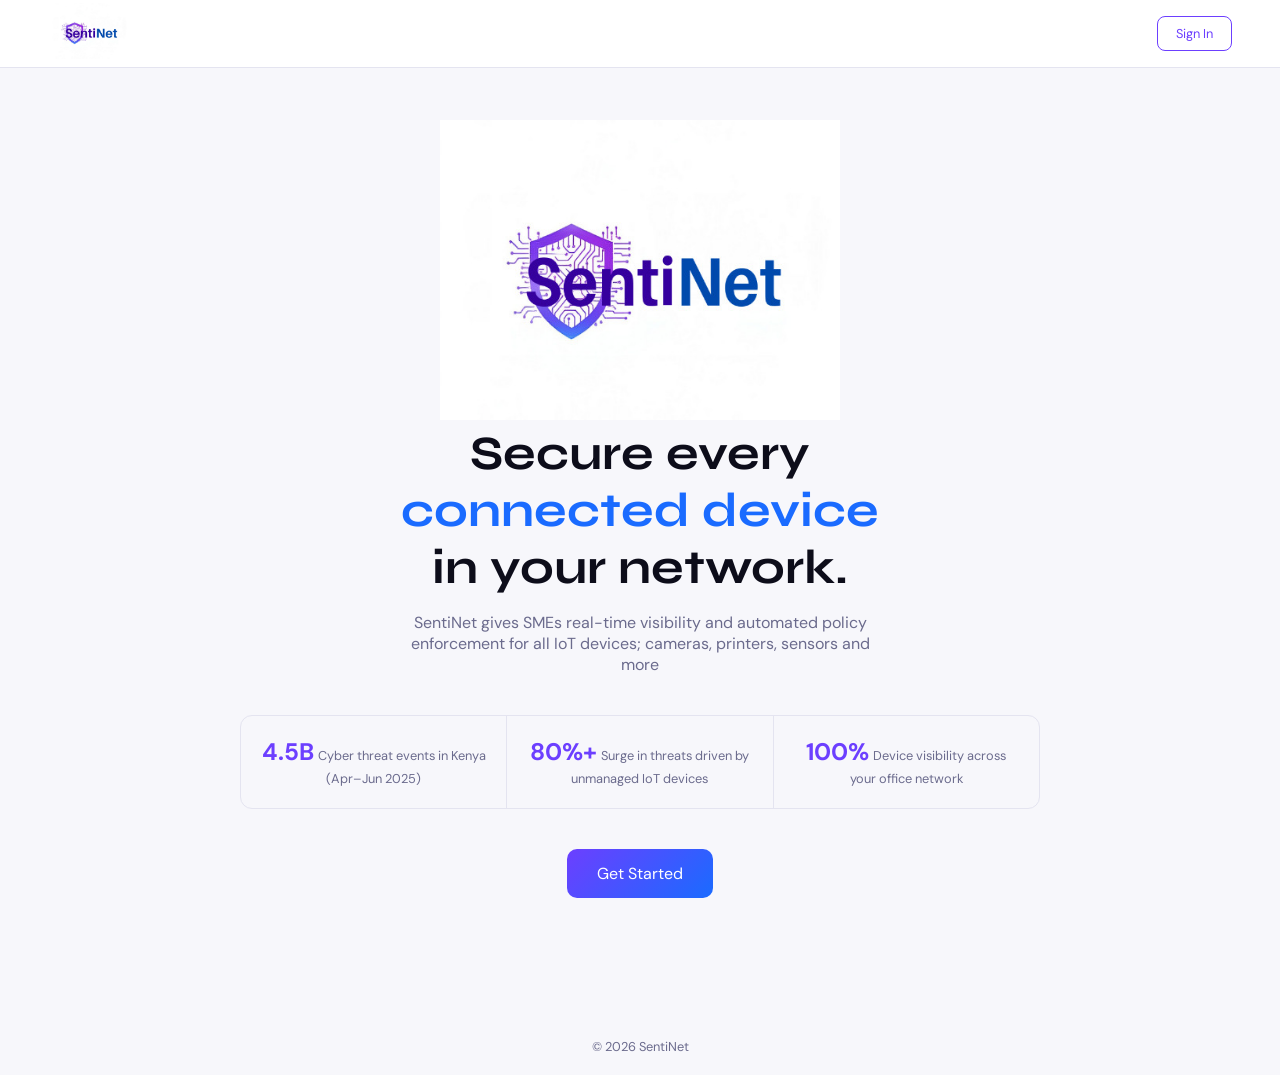
<file: index.html>
<!DOCTYPE html>
<html lang="en">
<head>
  <meta charset="UTF-8" />
  <meta name="viewport" content="width=device-width, initial-scale=1.0" />
  <title>SentiNet: IoT Security Monitoring</title>

  <!-- Fonts -->
  <link rel="preconnect" href="https://fonts.googleapis.com" />
  <link rel="preconnect" href="https://fonts.gstatic.com" crossorigin />
  <link href="https://fonts.googleapis.com/css2?family=Syne:wght@400;600;700;800&family=DM+Sans:wght@300;400;500&display=swap" rel="stylesheet" />

  <!-- CSS -->
  <link rel="stylesheet" href="styles.css" />
</head>
<body>

  <!-- NAV -->
  <nav>
    <a href="index.html" class="nav-brand">
      <img src="logo.jpeg" alt="logo" class="nav-logo" img/>
    </a>
    <a href="signin.html" class="btn-signin">Sign In</a>
  </nav>

  <!-- HERO -->
  <section class="hero">

    <!-- Logo -->
    <img src="logo.jpeg" alt="logo" width="400" height="300"/>

    <h1 class="hero-title">
      Secure every<br/>
      <span class="accent">connected device</span><br/>
      in your network.
    </h1>

    <p class="hero-sub">
      SentiNet gives SMEs real-time visibility and automated policy enforcement
      for all IoT devices; cameras, printers, sensors and more
    </p>

    <!-- Statistics -->
    <div class="stats-row">
      <div class="stat-item">
        <span class="stat-num">4.5B</span>
        <span class="stat-label">Cyber threat events in Kenya (Apr–Jun 2025)</span>
      </div>
      <div class="stat-item">
        <span class="stat-num">80%+</span>
        <span class="stat-label">Surge in threats driven by unmanaged IoT devices</span>
      </div>
      <div class="stat-item">
        <span class="stat-num">100%</span>
        <span class="stat-label">Device visibility across your office network</span>
      </div>
    </div>

    <a href="signin.html" class="btn-cta">
      Get Started
    </a>

  </section>

  <footer>
    &copy; 2026 SentiNet
  </footer>
</file>
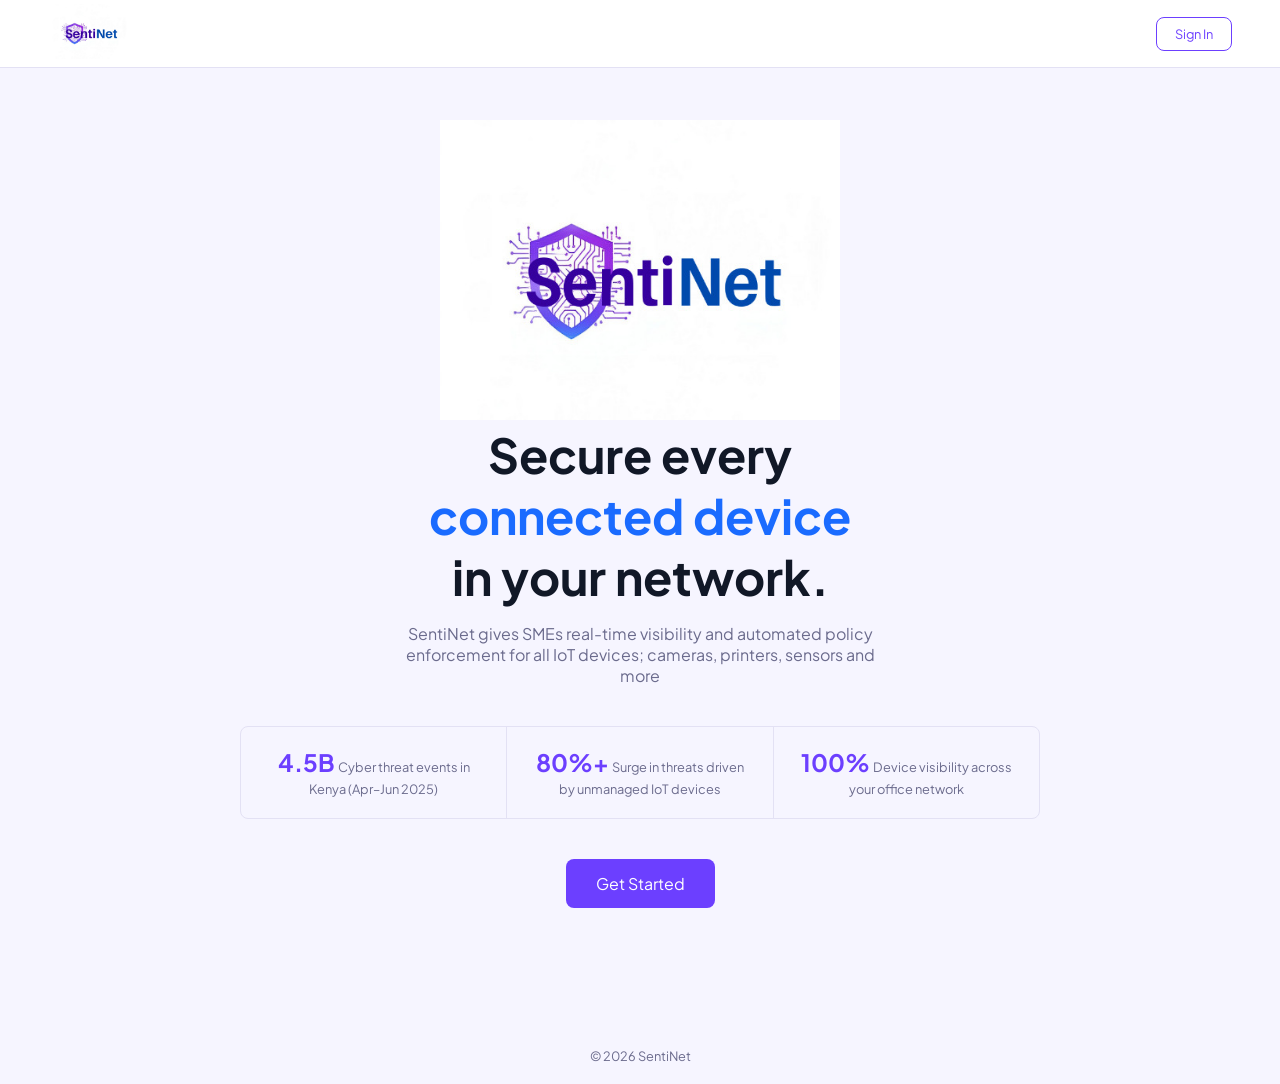
<file: frontend/index.html>
<!DOCTYPE html>
<html lang="en">
<head>
  <meta charset="UTF-8" />
  <meta name="viewport" content="width=device-width, initial-scale=1.0" />
  <title>SentiNet: IoT Security Monitoring</title>

  <!-- Fonts -->
  <link rel="preconnect" href="https://fonts.googleapis.com" />
  <link rel="preconnect" href="https://fonts.gstatic.com" crossorigin />
  <link href="https://fonts.googleapis.com/css2?family=Plus+Jakarta+Sans:wght@400;500;600;700;800&family=DM+Mono:wght@400;500&display=swap" rel="stylesheet" />

  <!-- CSS -->
  <link rel="stylesheet" href="styles.css" />
</head>
<body>

  <!-- NAV -->
  <nav>
    <a href="index.html" class="nav-brand">
      <img src="logo.jpeg" alt="logo" class="nav-logo" img/>
    </a>
    <a href="signin.html" class="btn-signin">Sign In</a>
  </nav>

  <!-- HERO -->
  <section class="hero">

    <!-- Logo -->
    <img src="logo.jpeg" alt="logo" width="400" height="300"/>

    <h1 class="hero-title">
      Secure every<br/>
      <span class="accent">connected device</span><br/>
      in your network.
    </h1>

    <p class="hero-sub">
      SentiNet gives SMEs real-time visibility and automated policy enforcement
      for all IoT devices; cameras, printers, sensors and more
    </p>

    <!-- Statistics -->
    <div class="stats-row">
      <div class="stat-item">
        <span class="stat-num">4.5B</span>
        <span class="stat-label">Cyber threat events in Kenya (Apr–Jun 2025)</span>
      </div>
      <div class="stat-item">
        <span class="stat-num">80%+</span>
        <span class="stat-label">Surge in threats driven by unmanaged IoT devices</span>
      </div>
      <div class="stat-item">
        <span class="stat-num">100%</span>
        <span class="stat-label">Device visibility across your office network</span>
      </div>
    </div>

    <a href="signin.html" class="btn-cta">
      Get Started
    </a>

  </section>

  <footer>
    &copy; 2026 SentiNet
  </footer>
</file>
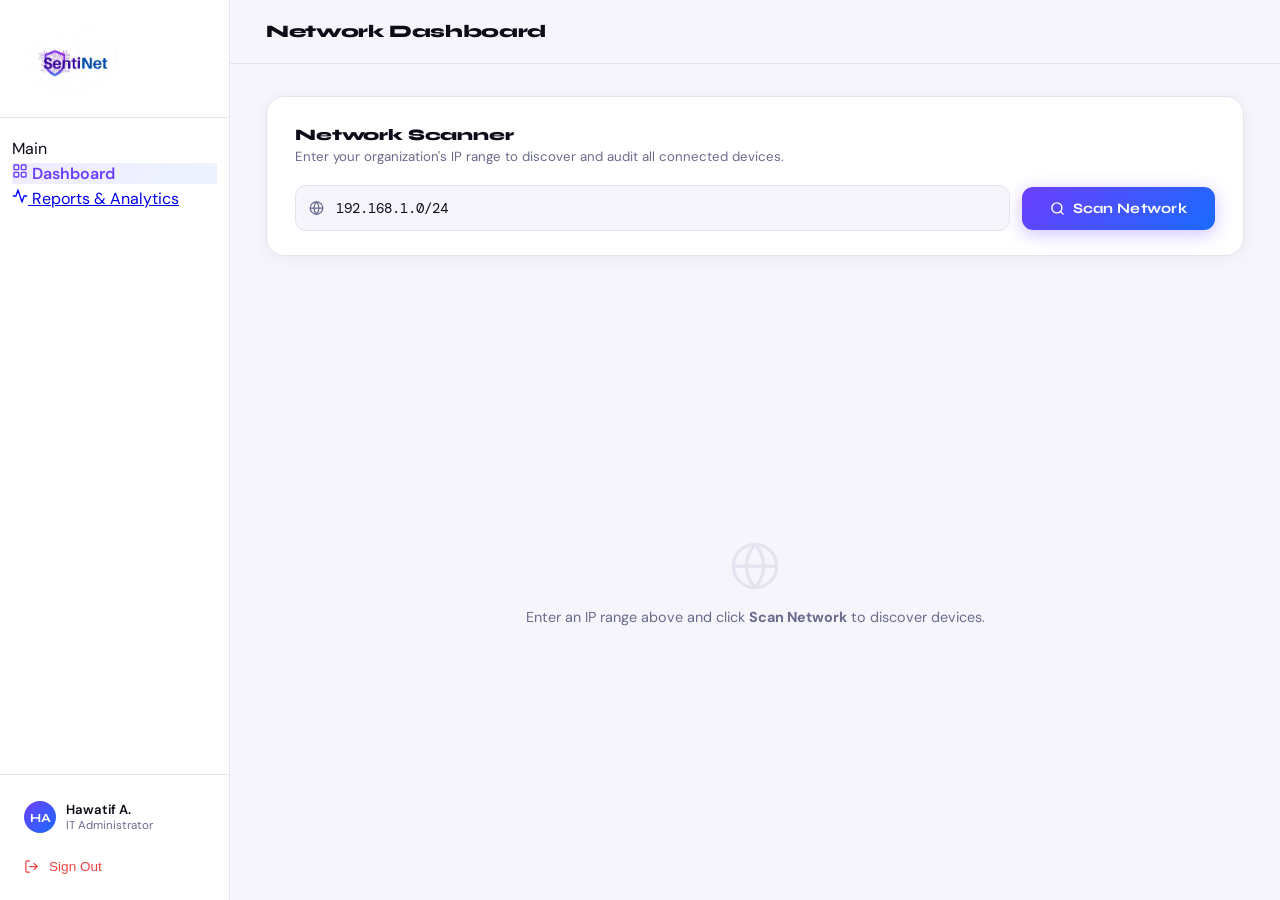
<file: dashboard.html>
<!DOCTYPE html>
<html lang="en">
<head>
  <meta charset="UTF-8"/>
  <meta name="viewport" content="width=device-width, initial-scale=1.0"/>
  <title>SentiNet – Dashboard</title>

  <!-- Google Fonts -->
  <link rel="preconnect" href="https://fonts.googleapis.com"/>
  <link rel="preconnect" href="https://fonts.gstatic.com" crossorigin/>
  <link href="https://fonts.googleapis.com/css2?family=Syne:wght@400;600;700;800&family=DM+Sans:ital,wght@0,300;0,400;0,500;1,300&family=DM+Mono:wght@400;500&display=swap" rel="stylesheet"/>

  <!-- Stylesheet -->
  <link rel="stylesheet" href="dashboard.css"/>
</head>
<body>

<!-- SIDEBAR -->
<aside class="sidebar">
    <div class="sb-brand">
  <img src="logo.jpeg" alt="SentiNet Logo" class="sb-logo">
</div>
  

  <nav class="sb-nav">
    <span class="sb-label">Main</span>

    <a class="sb-link active" onclick="return false;">
      <svg viewBox="0 0 24 24"><rect x="3" y="3" width="7" height="7" rx="1"/><rect x="14" y="3" width="7" height="7" rx="1"/><rect x="3" y="14" width="7" height="7" rx="1"/><rect x="14" y="14" width="7" height="7" rx="1"/></svg>
      Dashboard
    </a>

    <a class="sb-link" href="reports.html">
      <svg viewBox="0 0 24 24"><polyline points="22 12 18 12 15 21 9 3 6 12 2 12"/></svg>
      Reports &amp; Analytics
    </a>

  </nav>

  <div class="sb-bottom">
    <div class="sb-user">
      <div class="sb-avatar">HA</div>
      <div class="sb-user-info">
        <div class="sb-user-name">Hawatif A.</div>
        <div class="sb-user-role">IT Administrator</div>
      </div>
    </div>
    <button class="btn-signout" onclick="window.location.href='signin.html'">
      <svg viewBox="0 0 24 24"><path d="M9 21H5a2 2 0 0 1-2-2V5a2 2 0 0 1 2-2h4"/><polyline points="16 17 21 12 16 7"/><line x1="21" y1="12" x2="9" y2="12"/></svg>
      Sign Out
    </button>
  </div>
</aside>

<!--MAIN -->
<div class="main">

  <!-- TOP BAR -->
  <div class="topbar">
    <div class="topbar-title">Network Dashboard</div>
    <div class="topbar-right">
    </div>
  </div>

  <!-- CONTENT -->
  <div class="content">

    <!-- SCANNER CARD -->
    <div class="scanner-card">
      <h2>Network Scanner</h2>
      <p>Enter your organization's IP range to discover and audit all connected devices.</p>
      <div class="scan-row">
        <div class="ip-input-wrap">
          <svg viewBox="0 0 24 24"><circle cx="12" cy="12" r="10"/><line x1="2" y1="12" x2="22" y2="12"/><path d="M12 2a15.3 15.3 0 0 1 4 10 15.3 15.3 0 0 1-4 10 15.3 15.3 0 0 1-4-10 15.3 15.3 0 0 1 4-10z"/></svg>
          <input class="ip-input" id="ip-input" type="text" placeholder="192.168.1.0/24" value="192.168.1.0/24"/>
        </div>
        <button class="btn-scan" id="btn-scan" onclick="startScan()">
          <svg id="scan-icon" viewBox="0 0 24 24"><circle cx="11" cy="11" r="8"/><line x1="21" y1="21" x2="16.65" y2="16.65"/></svg>
          Scan Network
        </button>
      </div>
      <div class="scan-progress" id="scan-progress">
        <div class="progress-bar-bg">
          <div class="progress-bar-fill" id="progress-fill"></div>
        </div>
        <div class="progress-label" id="progress-label">Initialising scanner…</div>
      </div>
    </div>

    <!-- STATS ROW -->
    <div class="stats-row" id="stats-row">
      <div class="stat-card">
        <div class="s-label">Total Devices</div>
        <div class="s-num" id="stat-total">0</div>
        <div class="s-sub">Detected on network</div>
      </div>
      <div class="stat-card">
        <div class="s-label">IoT Devices</div>
        <div class="s-num" id="stat-iot">0</div>
        <div class="s-sub">Cameras · Printers · WAPs</div>
      </div>
      <div class="stat-card high-card">
        <div class="s-label">High Risk</div>
        <div class="s-num" id="stat-high">0</div>
        <div class="s-sub">Require immediate action</div>
      </div>
      <div class="stat-card">
        <div class="s-label">Policy Compliant</div>
        <div class="s-num" id="stat-compliant">0%</div>
        <div class="s-sub">Across all devices</div>
      </div>
    </div>

    <!-- FILTER BAR -->
    <div class="filter-bar" id="filter-bar">
      <span class="filter-label">Filter:</span>
      <button class="chip active" onclick="setFilter('all', this)">
        All <span class="chip-count" id="cnt-all">0</span>
      </button>
      <button class="chip" onclick="setFilter('iot', this)">
        <span class="chip-dot"></span>IoT <span class="chip-count" id="cnt-iot">0</span>
      </button>
      <button class="chip" onclick="setFilter('camera', this)">
         IP Camera <span class="chip-count" id="cnt-camera">0</span>
      </button>
      <button class="chip" onclick="setFilter('printer', this)">
         Printer <span class="chip-count" id="cnt-printer">0</span>
      </button>
      <button class="chip" onclick="setFilter('wap', this)">
         WAP <span class="chip-count" id="cnt-wap">0</span>
      </button>
      <button class="chip" onclick="setFilter('non-iot', this)">
         Non-IoT <span class="chip-count" id="cnt-noniot">0</span>
      </button>
    </div>

    <!-- DEVICE GRID -->
    <div class="device-grid" id="device-grid"></div>

    <!-- EMPTY / PRE-SCAN STATE -->
    <div class="empty-state" id="empty-state" style="display:flex;">
      <svg viewBox="0 0 24 24"><circle cx="12" cy="12" r="10"/><line x1="2" y1="12" x2="22" y2="12"/><path d="M12 2a15.3 15.3 0 0 1 4 10 15.3 15.3 0 0 1-4 10 15.3 15.3 0 0 1-4-10 15.3 15.3 0 0 1 4-10z"/></svg>
      <p>Enter an IP range above and click <strong>Scan Network</strong> to discover devices.</p>
    </div>

  </div><!-- /content -->
</div><!-- /main -->

<!-- Script -->
<script src="dashboard.js"></script>
</body>
</html>
</file>
<file: styles.css>
/* RESET */
*, *::before, *::after {
  box-sizing: border-box;
  margin: 0;
  padding: 0;
}

/* VARIABLES */
:root {
  --white:   #ffffff;
  --off:     #f7f7fb;
  --purple:  #6c3fff;
  --blue:    #1a6bff;
  --ink:     #0d0d1a;
  --muted:   #6b6b8d;
  --border:  #e4e4f0;
}

/* BODY */
body {
  font-family: 'DM Sans', sans-serif;
  background: var(--white);
  color: var(--ink);
}

/* NAV */
nav {
  position: fixed;
  top: 0;
  width: 100%;
  height: 68px;
  display: flex;
  justify-content: space-between;
  align-items: center;
  padding: 0 48px;
  background: rgba(255,255,255,0.9);
  border-bottom: 1px solid var(--border);
}

.btn-signin {
  border: 1px solid var(--purple);
  padding: 8px 18px;
  border-radius: 8px;
  color: var(--purple);
  text-decoration: none;
  font-size: 0.8rem;
}

.btn-signin:hover {
  background: var(--purple);
  color: white;
}

/* HERO */
.hero {
  min-height: 100vh;
  padding: 120px 20px;
  text-align: center;
}

/* TEXT */
.hero-eyebrow {
  color: var(--purple);
  font-size: 0.75rem;
  margin-bottom: 12px;
}

.hero-title {
  font-family: 'Syne', sans-serif;
  font-size: 3rem;
  margin-bottom: 16px;
}

.accent {
  color: var(--blue);
}

.hero-sub {
  color: var(--muted);
  max-width: 500px;
  margin: 0 auto 40px;
}

/* STATS */
.stats-row {
  display: flex;
  border: 1px solid var(--border);
  border-radius: 12px;
  overflow: hidden;
  margin: 40px auto;
  max-width: 800px;
}

.stat-item {
  flex: 1;
  padding: 20px;
}

.stat-item:not(:last-child) {
  border-right: 1px solid var(--border);
}

.stat-num {
  font-weight: bold;
  font-size: 1.5rem;
  color: var(--purple);
}

.stat-label {
  font-size: 0.8rem;
  color: var(--muted);
}

/* CTA */
.btn-cta {
  background: linear-gradient(135deg, var(--purple), var(--blue));
  color: white;
  padding: 14px 30px;
  border-radius: 10px;
  text-decoration: none;
  display: inline-flex;
  gap: 8px;
}

/* FOOTER */
footer {
  text-align: center;
  padding: 20px;
  font-size: 0.8rem;
  color: var(--muted);
}

/* MOBILE */
@media (max-width: 700px) {
  .stats-row {
    flex-direction: column;
  }

  .stat-item:not(:last-child) {
    border-right: none;
    border-bottom: 1px solid var(--border);
  }
}

/*TOP IMAGE */
.nav-logo {
  height: 56px;      
  width: auto;       
  object-fit: contain;
}


/*SIGN IN PAGE STYLES */
/* RESET */
*, *::before, *::after {
  box-sizing: border-box;
  margin: 0;
  padding: 0;
}

:root {
  --white:#fff;
  --off:#f7f7fb;
  --purple:#6c3fff;
  --blue:#1a6bff;
  --ink:#0d0d1a;
  --muted:#6b6b8d;
  --border:#e4e4f0;
  --error:#ef4444;
}

body {
  font-family: 'DM Sans', sans-serif;
  background: var(--off);
  min-height: 100vh;
}

/* NAV */
nav {
  position: fixed;
  top: 0;
  width: 100%;
  height: 68px;
  display: flex;
  justify-content: space-between;
  align-items: center;
  padding: 0 48px;
  background: rgba(255,255,255,0.9);
  border-bottom: 1px solid var(--border);
}


/* LAYOUT */
.page {
  display: flex;
  justify-content: center;
  align-items: center;
  padding: 100px 20px;
}

.card {
  background: #fff;
  border: 1px solid var(--border);
  border-radius: 20px;
  width: 100%;
  max-width: 560px; 
  overflow: hidden;
  box-shadow: 0 10px 40px rgba(0,0,0,0.08); 
}

/* TABS */
.tabs {
  display: flex;
}

.tab {
  flex: 1;
  padding: 16px;
  border: none;
  background: transparent;
  cursor: pointer;
}

.tab.active {
  color: var(--purple);
  border-bottom: 2px solid var(--purple);
}

/* PANELS */
.panel {
  padding: 40px 42px; 
}

.panel-title {
  font-family: 'Syne', sans-serif;
  font-size: 1.9rem;
  font-weight: 800;
  letter-spacing: -0.02em;
  margin-bottom: 8px;
  color: var(--ink);
}

.panel-sub {
  font-size: 0.95rem;
  color: var(--muted);
  margin-bottom: 30px;
  line-height: 1.6;
}
.hidden {
  display: none;
}

/* FORM */
.form-group {
  margin-bottom: 16px;
}

input, select {
  width: 100%;
  padding: 12px;
  border: 1px solid var(--border);
  border-radius: 8px;
}

/* BUTTON */
.btn-primary {
  width: 100%;
  padding: 14px;
  background: linear-gradient(135deg,var(--purple),var(--blue));
  color: #fff;
  border: none;
  border-radius: 10px;
  cursor: pointer;
}

/* ERROR */
.err-msg {
  color: var(--error);
  font-size: 0.8rem;
  margin-top: 6px;
}

/* SUCCESS */
.success-screen {
  display: none;
  text-align: center;
  padding: 40px;
}

.success-icon {
  font-size: 40px;
  margin-bottom: 10px;
}

.btn-backtohome {
  border: 1px solid var(--purple);
  padding: 8px 18px;
  border-radius: 8px;
  color: var(--purple);
  text-decoration: none;
  font-size: 0.8rem;
}
</file>
<file: frontend/styles.css>
/* RESET */
*, *::before, *::after {
  box-sizing: border-box;
  margin: 0;
  padding: 0;
}

/* VARIABLES */
:root {
  --white:   #ffffff;
  --off:     #f6f5ff;
  --purple:  #6c3fff;
  --blue:    #1a6bff;
  --ink:     #111827;
  --muted:   #6b6b8d;
  --border:  #e3e1f4;
}

/* BODY */
body {
  font-family: 'Plus Jakarta Sans', Arial, sans-serif;
  background: var(--white);
  color: var(--ink);
}

/* NAV */
nav {
  position: fixed;
  top: 0;
  width: 100%;
  height: 68px;
  display: flex;
  justify-content: space-between;
  align-items: center;
  padding: 0 48px;
  background: rgba(255,255,255,0.92);
  border-bottom: 1px solid var(--border);
}

.btn-signin {
  border: 1px solid var(--purple);
  padding: 8px 18px;
  border-radius: 8px;
  color: var(--purple);
  text-decoration: none;
  font-size: 0.8rem;
}

.btn-signin:hover {
  background: var(--purple);
  color: white;
}

/* HERO */
.hero {
  min-height: 100vh;
  padding: 120px 20px;
  text-align: center;
}

/* TEXT */
.hero-eyebrow {
  color: var(--purple);
  font-size: 0.75rem;
  margin-bottom: 12px;
}

.hero-title {
  font-family: 'Plus Jakarta Sans', Arial, sans-serif;
  font-size: 3rem;
  margin-bottom: 16px;
}

.accent {
  color: var(--blue);
}

.hero-sub {
  color: var(--muted);
  max-width: 500px;
  margin: 0 auto 40px;
}

/* STATS */
.stats-row {
  display: flex;
  border: 1px solid var(--border);
  border-radius: 8px;
  overflow: hidden;
  margin: 40px auto;
  max-width: 800px;
}

.stat-item {
  flex: 1;
  padding: 20px;
}

.stat-item:not(:last-child) {
  border-right: 1px solid var(--border);
}

.stat-num {
  font-weight: bold;
  font-size: 1.5rem;
  color: var(--purple);
}

.stat-label {
  font-size: 0.8rem;
  color: var(--muted);
}

/* CTA */
.btn-cta {
  background: var(--purple);
  color: white;
  padding: 14px 30px;
  border-radius: 8px;
  text-decoration: none;
  display: inline-flex;
  gap: 8px;
}

/* FOOTER */
footer {
  text-align: center;
  padding: 20px;
  font-size: 0.8rem;
  color: var(--muted);
}

/* MOBILE */
@media (max-width: 700px) {
  .stats-row {
    flex-direction: column;
  }

  .stat-item:not(:last-child) {
    border-right: none;
    border-bottom: 1px solid var(--border);
  }
}

/*TOP IMAGE */
.nav-logo {
  height: 56px;      
  width: auto;       
  object-fit: contain;
}


/*SIGN IN PAGE STYLES */
/* RESET */
*, *::before, *::after {
  box-sizing: border-box;
  margin: 0;
  padding: 0;
}

:root {
  --white:#fff;
  --off:#f6f5ff;
  --purple:#6c3fff;
  --blue:#1a6bff;
  --ink:#111827;
  --muted:#6b6b8d;
  --border:#e3e1f4;
  --error:#ef4444;
}

body {
  font-family: 'Plus Jakarta Sans', Arial, sans-serif;
  background: var(--off);
  min-height: 100vh;
}

/* NAV */
nav {
  position: fixed;
  top: 0;
  width: 100%;
  height: 68px;
  display: flex;
  justify-content: space-between;
  align-items: center;
  padding: 0 48px;
  background: rgba(255,255,255,0.92);
  border-bottom: 1px solid var(--border);
}


/* LAYOUT */
.page {
  display: flex;
  justify-content: center;
  align-items: center;
  padding: 100px 20px;
}

.card {
  background: #fff;
  border: 1px solid var(--border);
  border-radius: 8px;
  width: 100%;
  max-width: 560px; 
  overflow: hidden;
  box-shadow: 0 18px 42px rgba(17,24,39,0.08); 
}

/* TABS */
.tabs {
  display: flex;
}

.tab {
  flex: 1;
  padding: 16px;
  border: none;
  background: transparent;
  cursor: pointer;
}

.tab.active {
  color: var(--purple);
  border-bottom: 2px solid var(--purple);
}

/* PANELS */
.panel {
  padding: 40px 42px; 
}

.panel-title {
  font-family: 'Plus Jakarta Sans', Arial, sans-serif;
  font-size: 1.9rem;
  font-weight: 800;
  letter-spacing: 0;
  margin-bottom: 8px;
  color: var(--ink);
}

.panel-sub {
  font-size: 0.95rem;
  color: var(--muted);
  margin-bottom: 30px;
  line-height: 1.6;
}
.hidden {
  display: none;
}

/* FORM */
.form-group {
  margin-bottom: 16px;
}

input, select {
  width: 100%;
  padding: 12px;
  border: 1px solid var(--border);
  border-radius: 8px;
}

/* BUTTON */
.btn-primary {
  width: 100%;
  padding: 14px;
  background: var(--purple);
  color: #fff;
  border: none;
  border-radius: 8px;
  cursor: pointer;
}

.btn-primary:disabled {
  cursor: wait;
  opacity: 0.75;
}

.btn-primary.is-loading {
  position: relative;
}

/* ERROR */
.err-msg {
  color: var(--error);
  font-size: 0.8rem;
  margin-top: 6px;
}

/* SUCCESS */
.success-screen {
  display: none;
  text-align: center;
  padding: 40px;
}

.success-icon {
  font-size: 40px;
  margin-bottom: 10px;
}

.btn-backtohome {
  border: 1px solid var(--purple);
  padding: 8px 18px;
  border-radius: 8px;
  color: var(--purple);
  text-decoration: none;
  font-size: 0.8rem;
}
</file>
<file: dashboard.css>
/* ─────────────────────────────────────────
   SENTINET DASHBOARD — dashboard.css
   ───────────────────────────────────────── */

*, *::before, *::after { box-sizing: border-box; margin: 0; padding: 0; }

:root {
  --white:     #ffffff;
  --off:       #f5f5fb;
  --purple:    #6c3fff;
  --purple-l:  #8b66ff;
  --blue:      #1a6bff;
  --blue-l:    #5598ff;
  --ink:       #0d0d1a;
  --muted:     #6b6b8d;
  --border:    #e4e4f0;
  --sidebar-w: 230px;
  --high:      #ef4444;
  --med:       #f59e0b;
  --low:       #22c55e;
  --high-bg:   #fef2f2;
  --med-bg:    #fffbeb;
  --low-bg:    #f0fdf4;
}

html, body { height: 100%; }

body {
  font-family: 'DM Sans', sans-serif;
  background: var(--off);
  color: var(--ink);
  display: flex;
  overflow: hidden;
}

/* SIDEBAR */
.sidebar {
  width: var(--sidebar-w);
  min-height: 100vh;
  background: var(--white);
  border-right: 1.5px solid var(--border);
  display: flex;
  flex-direction: column;
  flex-shrink: 0;
  z-index: 50;
}

.sb-brand {
  padding: 26px 22px 22px;
  display: flex;
  align-items: center;
  gap: 10px;
  border-bottom: 1px solid var(--border);
}

.sb-brand .dot {
  width: 9px; height: 9px;
  border-radius: 50%;
  background: var(--purple);
  animation: pulse 2.4s ease-in-out infinite;
}

@keyframes pulse {
  0%,100% { box-shadow: 0 0 0 0 rgba(108,63,255,0.5); }
  50%      { box-shadow: 0 0 0 6px rgba(108,63,255,0); }
}

.sb-brand span {
  font-family: 'Syne', sans-serif;
  font-weight: 800;
  font-size: 1.15rem;
  letter-spacing: -0.02em;
  color: var(--ink);
}

.sb-nav {
  flex: 1;
  padding: 20px 12px;
  display: flex;
  flex-direction: column;
  gap: 4px;
}



.sb-link svg {
  width: 16px; height: 16px;
  stroke: currentColor;
  fill: none;
  stroke-width: 2;
  stroke-linecap: round;
  stroke-linejoin: round;
  flex-shrink: 0;
}

.sb-link:hover { background: var(--off); color: var(--ink); }

.sb-link.active {
  background: linear-gradient(135deg, rgba(108,63,255,0.1), rgba(26,107,255,0.08));
  color: var(--purple);
  font-weight: 600;
}

.sb-bottom {
  padding: 16px 12px;
  border-top: 1px solid var(--border);
}

.sb-user {
  display: flex;
  align-items: center;
  gap: 10px;
  padding: 10px 12px;
  border-radius: 10px;
  margin-bottom: 6px;
}

.sb-avatar {
  width: 32px; height: 32px;
  border-radius: 50%;
  background: linear-gradient(135deg, var(--purple), var(--blue));
  display: flex;
  align-items: center;
  justify-content: center;
  color: #fff;
  font-family: 'Syne', sans-serif;
  font-weight: 700;
  font-size: 0.78rem;
  flex-shrink: 0;
}

.sb-user-info { overflow: hidden; }

.sb-user-name {
  font-weight: 600;
  font-size: 0.82rem;
  color: var(--ink);
  white-space: nowrap;
  overflow: hidden;
  text-overflow: ellipsis;
}

.sb-user-role {
  font-size: 0.72rem;
  color: var(--muted);
}

.btn-signout {
  display: flex;
  align-items: center;
  gap: 10px;
  padding: 10px 12px;
  border-radius: 10px;
  font-size: 0.85rem;
  font-weight: 500;
  color: var(--high);
  border: none;
  background: transparent;
  cursor: pointer;
  width: 100%;
  text-align: left;
  transition: background 0.18s;
}

.btn-signout:hover { background: var(--high-bg); }

.btn-signout svg {
  width: 15px; height: 15px;
  stroke: currentColor; fill: none;
  stroke-width: 2; stroke-linecap: round; stroke-linejoin: round;
}

/* MAIN CONTENT */
.main {
  flex: 1;
  overflow-y: auto;
  display: flex;
  flex-direction: column;
}

/* ── TOP BAR ── */
.topbar {
  position: sticky;
  top: 0;
  z-index: 40;
  background: rgba(245,245,251,0.92);
  backdrop-filter: blur(12px);
  border-bottom: 1px solid var(--border);
  padding: 0 36px;
  height: 64px;
  display: flex;
  align-items: center;
  justify-content: space-between;
}

.topbar-title {
  font-family: 'Syne', sans-serif;
  font-weight: 800;
  font-size: 1.1rem;
  letter-spacing: -0.02em;
  color: var(--ink);
}

.topbar-right {
  display: flex;
  align-items: center;
  gap: 12px;
}


/* ── CONTENT AREA ── */
.content { padding: 32px 36px; }

/* ── SCANNER CARD ── */
.scanner-card {
  background: var(--white);
  border: 1.5px solid var(--border);
  border-radius: 18px;
  padding: 28px 28px 24px;
  margin-bottom: 28px;
  box-shadow: 0 2px 16px rgba(13,13,26,0.05);
}

.scanner-card h2 {
  font-family: 'Syne', sans-serif;
  font-weight: 800;
  font-size: 1rem;
  letter-spacing: -0.01em;
  color: var(--ink);
  margin-bottom: 4px;
}

.scanner-card p {
  font-size: 0.83rem;
  color: var(--muted);
  margin-bottom: 20px;
}

.scan-row {
  display: flex;
  gap: 12px;
  align-items: center;
  flex-wrap: wrap;
}

.ip-input-wrap {
  position: relative;
  flex: 1;
  min-width: 220px;
}

.ip-input-wrap svg {
  position: absolute;
  left: 14px; top: 50%;
  transform: translateY(-50%);
  width: 15px; height: 15px;
  stroke: var(--muted); fill: none;
  stroke-width: 2; stroke-linecap: round;
}

.ip-input {
  width: 100%;
  padding: 13px 16px 13px 40px;
  border: 1.5px solid var(--border);
  border-radius: 11px;
  font-family: 'DM Mono', monospace;
  font-size: 0.9rem;
  color: var(--ink);
  background: var(--off);
  outline: none;
  transition: border-color 0.2s, box-shadow 0.2s;
}

.ip-input:focus {
  border-color: var(--purple);
  box-shadow: 0 0 0 4px rgba(108,63,255,0.1);
  background: var(--white);
}

.ip-input::placeholder { color: #b0b0c8; }

.btn-scan {
  padding: 13px 28px;
  background: linear-gradient(135deg, var(--purple), var(--blue));
  color: #fff;
  border: none;
  border-radius: 11px;
  font-family: 'Syne', sans-serif;
  font-weight: 700;
  font-size: 0.9rem;
  letter-spacing: 0.02em;
  cursor: pointer;
  display: flex;
  align-items: center;
  gap: 8px;
  box-shadow: 0 4px 18px rgba(108,63,255,0.32);
  transition: transform 0.2s, box-shadow 0.2s, opacity 0.2s;
  white-space: nowrap;
}

.btn-scan:hover { transform: translateY(-2px); box-shadow: 0 8px 28px rgba(108,63,255,0.42); }

.btn-scan svg {
  width: 15px; height: 15px;
  stroke: #fff; fill: none;
  stroke-width: 2.2; stroke-linecap: round;
}

@keyframes spin { to { transform: rotate(360deg); } }

/* ── SCANNING PROGRESS ── */
.scan-progress {
  display: none;
  margin-top: 16px;
}

.progress-bar-bg {
  height: 5px;
  background: var(--border);
  border-radius: 99px;
  overflow: hidden;
}

.progress-bar-fill {
  height: 100%;
  background: linear-gradient(90deg, var(--purple), var(--blue));
  border-radius: 99px;
  width: 0%;
  transition: width 0.3s ease;
}

.progress-label {
  font-size: 0.75rem;
  color: var(--muted);
  margin-top: 6px;
  font-family: 'DM Mono', monospace;
}

/* ── STATS ROW ── */
.stats-row {
  display: grid;
  grid-template-columns: repeat(4, 1fr);
  gap: 14px;
  margin-bottom: 28px;
  opacity: 0;
  transition: opacity 0.5s ease;
}

.stats-row.visible { opacity: 1; }

.stat-card {
  background: var(--white);
  border: 1.5px solid var(--border);
  border-radius: 14px;
  padding: 18px 20px;
  box-shadow: 0 2px 12px rgba(13,13,26,0.04);
}

.stat-card .s-label {
  font-size: 0.72rem;
  font-weight: 600;
  letter-spacing: 0.08em;
  text-transform: uppercase;
  color: var(--muted);
  margin-bottom: 8px;
}

.stat-card .s-num {
  font-family: 'Syne', sans-serif;
  font-weight: 800;
  font-size: 2rem;
  letter-spacing: -0.03em;
  color: var(--ink);
  line-height: 1;
  margin-bottom: 4px;
}

.stat-card .s-sub {
  font-size: 0.75rem;
  color: var(--muted);
}

.stat-card.high-card { border-color: rgba(239,68,68,0.3); background: var(--high-bg); }
.stat-card.high-card .s-num { color: var(--high); }

/* ── FILTER BAR ── */
.filter-bar {
  display: flex;
  align-items: center;
  gap: 8px;
  margin-bottom: 20px;
  flex-wrap: wrap;
  opacity: 0;
  transition: opacity 0.4s ease 0.1s;
}

.filter-bar.visible { opacity: 1; }

.filter-label {
  font-size: 0.75rem;
  font-weight: 600;
  letter-spacing: 0.08em;
  text-transform: uppercase;
  color: var(--muted);
  margin-right: 4px;
}

.chip {
  padding: 7px 14px;
  border-radius: 99px;
  font-size: 0.8rem;
  font-weight: 600;
  border: 1.5px solid var(--border);
  background: var(--white);
  color: var(--muted);
  cursor: pointer;
  transition: all 0.18s;
  display: flex;
  align-items: center;
  gap: 6px;
}

.chip:hover { border-color: var(--purple-l); color: var(--purple); }

.chip.active {
  background: var(--purple);
  border-color: var(--purple);
  color: #fff;
  box-shadow: 0 2px 10px rgba(108,63,255,0.25);
}

.chip .chip-dot {
  width: 6px; height: 6px;
  border-radius: 50%;
  background: currentColor;
  opacity: 0.7;
}

.chip-count {
  background: rgba(255,255,255,0.25);
  border-radius: 99px;
  padding: 1px 6px;
  font-size: 0.7rem;
  font-weight: 700;
}

.chip:not(.active) .chip-count {
  background: var(--border);
  color: var(--muted);
}

/* ── DEVICE GRID ── */
.device-grid {
  display: flex;
  flex-direction: column;
  gap: 16px;
  opacity: 0;
  transition: opacity 0.4s ease 0.2s;
}

.device-grid.visible { opacity: 1; }

/* ── DEVICE CARD ── */
.device-card {
  background: var(--white);
  border: 1.5px solid var(--border);
  border-radius: 16px;
  overflow: hidden;
  box-shadow: 0 2px 12px rgba(13,13,26,0.04);
  transition: box-shadow 0.2s;
}

.device-card:hover { box-shadow: 0 6px 28px rgba(13,13,26,0.1); }

.device-card.high-risk  { border-left: 4px solid var(--high); }
.device-card.med-risk   { border-left: 4px solid var(--med); }
.device-card.low-risk   { border-left: 4px solid var(--low); }

/* card header */
.dc-header {
  display: flex;
  align-items: center;
  justify-content: space-between;
  padding: 18px 22px;
  cursor: pointer;
  user-select: none;
  gap: 12px;
}

.dc-header-left {
  display: flex;
  align-items: center;
  gap: 14px;
  flex: 1;
  min-width: 0;
}

.dc-icon {
  width: 42px; height: 42px;
  border-radius: 10px;
  display: flex;
  align-items: center;
  justify-content: center;
  flex-shrink: 0;
}

.dc-icon svg {
  width: 20px; height: 20px;
  stroke: #fff; fill: none;
  stroke-width: 2; stroke-linecap: round; stroke-linejoin: round;
}

.dc-icon.camera  { background: linear-gradient(135deg,#6c3fff,#1a6bff); }
.dc-icon.printer { background: linear-gradient(135deg,#0ea5e9,#0284c7); }
.dc-icon.wap     { background: linear-gradient(135deg,#8b5cf6,#6d28d9); }
.dc-icon.generic { background: linear-gradient(135deg,#64748b,#475569); }

.dc-info { min-width: 0; }

.dc-name {
  font-family: 'Syne', sans-serif;
  font-weight: 700;
  font-size: 0.95rem;
  color: var(--ink);
  white-space: nowrap;
  overflow: hidden;
  text-overflow: ellipsis;
}

.dc-mac {
  font-family: 'DM Mono', monospace;
  font-size: 0.75rem;
  color: var(--muted);
  margin-top: 2px;
}

.dc-header-right {
  display: flex;
  align-items: center;
  gap: 10px;
  flex-shrink: 0;
}

.risk-badge {
  padding: 4px 11px;
  border-radius: 99px;
  font-size: 0.72rem;
  font-weight: 700;
  letter-spacing: 0.06em;
  text-transform: uppercase;
}

.risk-badge.high { background: var(--high-bg); color: var(--high); }
.risk-badge.med  { background: var(--med-bg);  color: var(--med);  }
.risk-badge.low  { background: var(--low-bg);  color: var(--low);  }

.dc-type-pill {
  padding: 4px 10px;
  border-radius: 99px;
  font-size: 0.7rem;
  font-weight: 600;
  letter-spacing: 0.04em;
  text-transform: uppercase;
  background: var(--off);
  color: var(--muted);
  border: 1px solid var(--border);
}

.dc-toggle {
  width: 28px; height: 28px;
  border-radius: 50%;
  display: flex; align-items: center; justify-content: center;
  border: 1.5px solid var(--border);
  color: var(--muted);
  transition: background 0.18s, border-color 0.18s;
}

.dc-toggle svg {
  width: 13px; height: 13px;
  stroke: currentColor; fill: none;
  stroke-width: 2.5; stroke-linecap: round; stroke-linejoin: round;
  transition: transform 0.3s;
}

.device-card.open .dc-toggle svg { transform: rotate(180deg); }

/* card body */
.dc-body {
  max-height: 0;
  overflow: hidden;
  transition: max-height 0.4s cubic-bezier(0.4,0,0.2,1);
  border-top: 0px solid var(--border);
}

.device-card.open .dc-body {
  max-height: 600px;
  border-top: 1px solid var(--border);
}

.dc-body-inner {
  padding: 22px 22px 24px;
  display: grid;
  grid-template-columns: 1fr 1fr;
  gap: 14px;
}

/* report sections */
.report-section {
  background: var(--off);
  border-radius: 12px;
  padding: 14px 16px;
}

.report-section.full { grid-column: 1 / -1; }

.rs-title {
  font-size: 0.7rem;
  font-weight: 700;
  letter-spacing: 0.1em;
  text-transform: uppercase;
  color: var(--muted);
  margin-bottom: 10px;
  display: flex;
  align-items: center;
  gap: 6px;
}

.rs-title svg {
  width: 12px; height: 12px;
  stroke: currentColor; fill: none;
  stroke-width: 2; stroke-linecap: round;
}

.rs-row {
  display: flex;
  justify-content: space-between;
  align-items: center;
  padding: 5px 0;
  font-size: 0.83rem;
  border-bottom: 1px solid var(--border);
}

.rs-row:last-child { border-bottom: none; }

.rs-key { color: var(--muted); font-size: 0.8rem; }

.rs-val {
  font-weight: 600;
  color: var(--ink);
  font-family: 'DM Mono', monospace;
  font-size: 0.8rem;
}

/* status pills */
.pill {
  padding: 2px 9px;
  border-radius: 99px;
  font-size: 0.7rem;
  font-weight: 700;
  font-family: 'DM Sans', sans-serif;
  letter-spacing: 0.04em;
}

.pill.ok   { background: var(--low-bg);  color: var(--low);  }
.pill.warn { background: var(--med-bg);  color: var(--med);  }
.pill.fail { background: var(--high-bg); color: var(--high); }

/* ports */
.port-list { display: flex; flex-wrap: wrap; gap: 6px; margin-top: 4px; }

.port-tag {
  padding: 3px 9px;
  border-radius: 6px;
  font-family: 'DM Mono', monospace;
  font-size: 0.74rem;
  font-weight: 500;
}

.port-tag.safe   { background: var(--low-bg);  color: var(--low);  }
.port-tag.unsafe { background: var(--high-bg); color: var(--high); }

/* vulnerability list */
.vuln-item {
  display: flex;
  align-items: flex-start;
  gap: 10px;
  padding: 9px 0;
  border-bottom: 1px solid var(--border);
}

.vuln-item:last-child { border-bottom: none; }

.vuln-dot {
  width: 8px; height: 8px;
  border-radius: 50%;
  margin-top: 5px;
  flex-shrink: 0;
}

.vuln-dot.high { background: var(--high); }
.vuln-dot.med  { background: var(--med);  }
.vuln-dot.low  { background: var(--low);  }

.vuln-text { font-size: 0.82rem; color: var(--ink); line-height: 1.5; }
.vuln-sev  { font-size: 0.7rem; color: var(--muted); margin-top: 1px; }

/* empty state */
.empty-state {
  text-align: center;
  padding: 64px 32px;
  flex-direction: column;
  align-items: center;
}

.empty-state svg {
  width: 52px; height: 52px;
  stroke: var(--border); fill: none;
  stroke-width: 1.5; stroke-linecap: round;
  margin-bottom: 16px;
}

.empty-state p { color: var(--muted); font-size: 0.9rem; }

/* ── ANIMATIONS ── */
@keyframes fadeUp {
  from { opacity: 0; transform: translateY(14px); }
  to   { opacity: 1; transform: translateY(0); }
}

/* ── SCROLLBAR ── */
.main::-webkit-scrollbar { width: 5px; }
.main::-webkit-scrollbar-track { background: transparent; }
.main::-webkit-scrollbar-thumb { background: var(--border); border-radius: 99px; }

/* ── RESPONSIVE ── */
@media (max-width: 820px) {
  .sidebar { display: none; }
  .stats-row { grid-template-columns: 1fr 1fr; }
  .dc-body-inner { grid-template-columns: 1fr; }
  .content { padding: 20px 16px; }
}

.sb-logo {
  width: 100px;       /* adjust size */
  height: auto;
  display: block;
}
</file>
